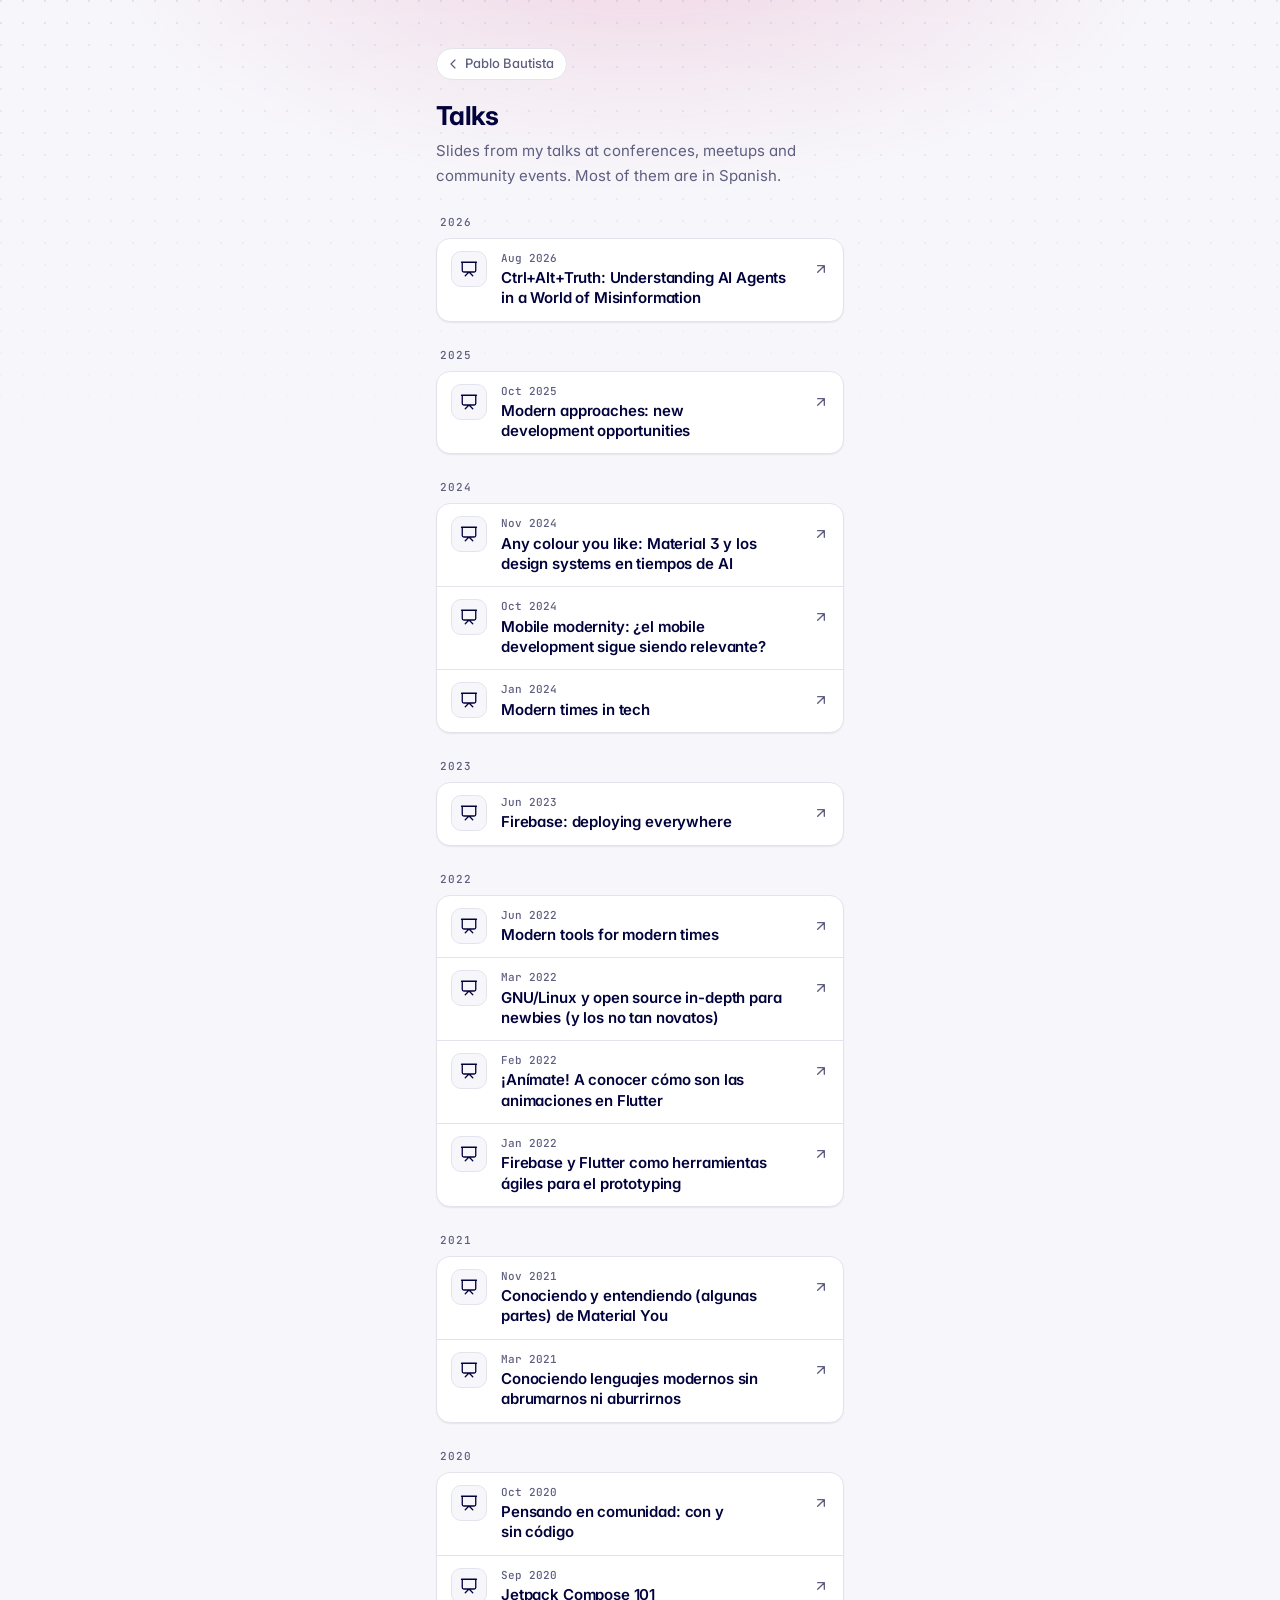
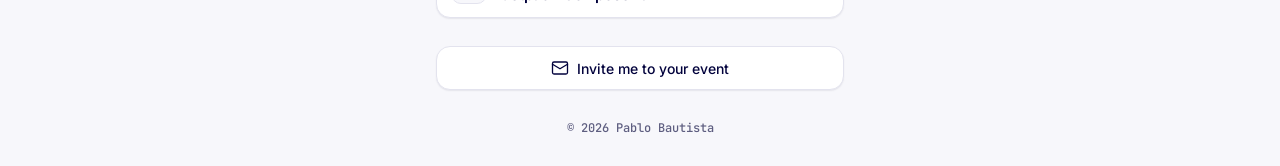
<file: talks.html>
<!DOCTYPE html>
<html lang="en">
  <head>
    <meta charset="utf-8">
    <meta name="viewport" content="width=device-width, initial-scale=1, viewport-fit=cover">

    <title>Talks · Pablo Bautista</title>
    <meta name="description" content="Talks and presentations by Pablo Bautista: slides from conferences, meetups and Google Developer Groups events.">
    <meta name="author" content="Pablo Bautista">
    <link rel="canonical" href="https://pblinux.rojas.place/talks">
    <link rel="icon" type="image/png" href="images/favicon.png">

    <meta name="theme-color" content="#f7f7fb" media="(prefers-color-scheme: light)">
    <meta name="theme-color" content="#02023c" media="(prefers-color-scheme: dark)">

    <link rel="preconnect" href="https://fonts.googleapis.com">
    <link rel="preconnect" href="https://fonts.gstatic.com" crossorigin>
    <link rel="stylesheet" href="https://fonts.googleapis.com/css2?family=Inter:wght@400;500;600;700&family=JetBrains+Mono:wght@500&display=swap">
    <link rel="stylesheet" href="css/main.css">
  </head>

  <body>
    <div class="glow" aria-hidden="true"></div>

    <main class="page">

      <a class="back" href="/">
        <svg class="i" viewBox="0 0 24 24" aria-hidden="true"><path d="m15 18-6-6 6-6"/></svg>
        <span>Pablo Bautista</span>
      </a>

      <header class="page-head">
        <h1 class="name">Talks</h1>
        <p class="role">Slides from my talks at conferences, meetups and community events. Most of them are in Spanish.</p>
      </header>

      <!--
        To add a talk, copy an <a class="link talk"> block and change:
        - href: Google Slides link (Share → "Anyone with the link")
        - .meta: month year (optionally "· Event")
        - strong: talk title
        Newest first. Group by year with another <section class="group">.
      -->
      <section class="group" aria-labelledby="y-2026">
        <h2 class="group-title" id="y-2026">2026</h2>
        <nav class="links">
          <a class="link talk" href="https://docs.google.com/presentation/d/1gCUF18-j9Cw7XQm1upLTdMOYvQb5nmTILNNmuOtjp9Q/edit?usp=sharing" target="_blank" rel="noopener">
            <span class="link-icon"><svg class="i" viewBox="0 0 24 24" aria-hidden="true"><path d="M2 3h20M21 3v11a2 2 0 0 1-2 2H5a2 2 0 0 1-2-2V3M7 21l5-5 5 5"/></svg></span>
            <span class="link-text">
              <span class="meta">Aug 2026</span>
              <strong>Ctrl+Alt+Truth: Understanding AI Agents in a World of Misinformation</strong>
            </span>
            <svg class="arrow" viewBox="0 0 24 24" aria-hidden="true"><path d="M7 17 17 7M7 7h10v10"/></svg>
          </a>
        </nav>
      </section>

      <section class="group" aria-labelledby="y-2025">
        <h2 class="group-title" id="y-2025">2025</h2>
        <nav class="links">
          <a class="link talk" href="https://docs.google.com/presentation/d/1_CukwROG0Tsx-SrkqHPwocLP7B10Dl35OvtVEZVcH6s/edit?usp=sharing" target="_blank" rel="noopener">
            <span class="link-icon"><svg class="i" viewBox="0 0 24 24" aria-hidden="true"><path d="M2 3h20M21 3v11a2 2 0 0 1-2 2H5a2 2 0 0 1-2-2V3M7 21l5-5 5 5"/></svg></span>
            <span class="link-text">
              <span class="meta">Oct 2025</span>
              <strong>Modern approaches: new development opportunities</strong>
            </span>
            <svg class="arrow" viewBox="0 0 24 24" aria-hidden="true"><path d="M7 17 17 7M7 7h10v10"/></svg>
          </a>
        </nav>
      </section>

      <section class="group" aria-labelledby="y-2024">
        <h2 class="group-title" id="y-2024">2024</h2>
        <nav class="links">
          <a class="link talk" href="https://docs.google.com/presentation/d/1hP-nVm1XXpu_yQPiQ5_pxzFt5Sc9FVUc1-GU3PedYoo/edit?usp=sharing" target="_blank" rel="noopener">
            <span class="link-icon"><svg class="i" viewBox="0 0 24 24" aria-hidden="true"><path d="M2 3h20M21 3v11a2 2 0 0 1-2 2H5a2 2 0 0 1-2-2V3M7 21l5-5 5 5"/></svg></span>
            <span class="link-text">
              <span class="meta">Nov 2024</span>
              <strong>Any colour you like: Material 3 y los design systems en tiempos de AI</strong>
            </span>
            <svg class="arrow" viewBox="0 0 24 24" aria-hidden="true"><path d="M7 17 17 7M7 7h10v10"/></svg>
          </a>
          <a class="link talk" href="https://docs.google.com/presentation/d/1eOeEaUAoKjCVYGexwq5pSvIzAPvDx2Fjn1r5AQX2aSA/edit?usp=sharing" target="_blank" rel="noopener">
            <span class="link-icon"><svg class="i" viewBox="0 0 24 24" aria-hidden="true"><path d="M2 3h20M21 3v11a2 2 0 0 1-2 2H5a2 2 0 0 1-2-2V3M7 21l5-5 5 5"/></svg></span>
            <span class="link-text">
              <span class="meta">Oct 2024</span>
              <strong>Mobile modernity: ¿el mobile development sigue siendo relevante?</strong>
            </span>
            <svg class="arrow" viewBox="0 0 24 24" aria-hidden="true"><path d="M7 17 17 7M7 7h10v10"/></svg>
          </a>
          <a class="link talk" href="https://docs.google.com/presentation/d/1OqUSJcpJXwGDnp1x7OO_ri36qw6HlzKAC6xHMuj8Kcw/edit?usp=sharing" target="_blank" rel="noopener">
            <span class="link-icon"><svg class="i" viewBox="0 0 24 24" aria-hidden="true"><path d="M2 3h20M21 3v11a2 2 0 0 1-2 2H5a2 2 0 0 1-2-2V3M7 21l5-5 5 5"/></svg></span>
            <span class="link-text">
              <span class="meta">Jan 2024</span>
              <strong>Modern times in tech</strong>
            </span>
            <svg class="arrow" viewBox="0 0 24 24" aria-hidden="true"><path d="M7 17 17 7M7 7h10v10"/></svg>
          </a>
        </nav>
      </section>

      <section class="group" aria-labelledby="y-2023">
        <h2 class="group-title" id="y-2023">2023</h2>
        <nav class="links">
          <a class="link talk" href="https://docs.google.com/presentation/d/1Px5SPVxcFAvYk0y2MeLu2JYCz9Wc8-Q1Sd8TIy2qsGY/edit?usp=sharing" target="_blank" rel="noopener">
            <span class="link-icon"><svg class="i" viewBox="0 0 24 24" aria-hidden="true"><path d="M2 3h20M21 3v11a2 2 0 0 1-2 2H5a2 2 0 0 1-2-2V3M7 21l5-5 5 5"/></svg></span>
            <span class="link-text">
              <span class="meta">Jun 2023</span>
              <strong>Firebase: deploying everywhere</strong>
            </span>
            <svg class="arrow" viewBox="0 0 24 24" aria-hidden="true"><path d="M7 17 17 7M7 7h10v10"/></svg>
          </a>
        </nav>
      </section>

      <section class="group" aria-labelledby="y-2022">
        <h2 class="group-title" id="y-2022">2022</h2>
        <nav class="links">
          <a class="link talk" href="https://docs.google.com/presentation/d/1X1bKy3uvHStKBi4lmX9BJoNUvtPnahOxAQ5S2nDSlxU/edit?usp=sharing&amp;resourcekey=0-nP2S1cD-6dfdthU3HCxT-Q" target="_blank" rel="noopener">
            <span class="link-icon"><svg class="i" viewBox="0 0 24 24" aria-hidden="true"><path d="M2 3h20M21 3v11a2 2 0 0 1-2 2H5a2 2 0 0 1-2-2V3M7 21l5-5 5 5"/></svg></span>
            <span class="link-text">
              <span class="meta">Jun 2022</span>
              <strong>Modern tools for modern times</strong>
            </span>
            <svg class="arrow" viewBox="0 0 24 24" aria-hidden="true"><path d="M7 17 17 7M7 7h10v10"/></svg>
          </a>
          <a class="link talk" href="https://docs.google.com/presentation/d/1dplrh4dljg7XhRdAhKwkBKzSa-sYBplr_-WvqcSVEHo/edit?usp=sharing&amp;resourcekey=0-fxsS4sjhYoxmwT8gvinGrw" target="_blank" rel="noopener">
            <span class="link-icon"><svg class="i" viewBox="0 0 24 24" aria-hidden="true"><path d="M2 3h20M21 3v11a2 2 0 0 1-2 2H5a2 2 0 0 1-2-2V3M7 21l5-5 5 5"/></svg></span>
            <span class="link-text">
              <span class="meta">Mar 2022</span>
              <strong>GNU/Linux y open source in-depth para newbies (y los no tan novatos)</strong>
            </span>
            <svg class="arrow" viewBox="0 0 24 24" aria-hidden="true"><path d="M7 17 17 7M7 7h10v10"/></svg>
          </a>
          <a class="link talk" href="https://docs.google.com/presentation/d/14pZYUqdD0b3rdvRuS7RsIxrTgG9FSr0--8W5dZU4pzw/edit?usp=sharing" target="_blank" rel="noopener">
            <span class="link-icon"><svg class="i" viewBox="0 0 24 24" aria-hidden="true"><path d="M2 3h20M21 3v11a2 2 0 0 1-2 2H5a2 2 0 0 1-2-2V3M7 21l5-5 5 5"/></svg></span>
            <span class="link-text">
              <span class="meta">Feb 2022</span>
              <strong>¡Anímate! A conocer cómo son las animaciones en Flutter</strong>
            </span>
            <svg class="arrow" viewBox="0 0 24 24" aria-hidden="true"><path d="M7 17 17 7M7 7h10v10"/></svg>
          </a>
          <a class="link talk" href="https://docs.google.com/presentation/d/1TGzNtGQeU5mhglLONUxtStLgQb3KkFfEQBeGMgpvRP0/edit?usp=sharing&amp;resourcekey=0-KnyPFWtJRyE2pasYcuDyuA" target="_blank" rel="noopener">
            <span class="link-icon"><svg class="i" viewBox="0 0 24 24" aria-hidden="true"><path d="M2 3h20M21 3v11a2 2 0 0 1-2 2H5a2 2 0 0 1-2-2V3M7 21l5-5 5 5"/></svg></span>
            <span class="link-text">
              <span class="meta">Jan 2022</span>
              <strong>Firebase y Flutter como herramientas ágiles para el prototyping</strong>
            </span>
            <svg class="arrow" viewBox="0 0 24 24" aria-hidden="true"><path d="M7 17 17 7M7 7h10v10"/></svg>
          </a>
        </nav>
      </section>

      <section class="group" aria-labelledby="y-2021">
        <h2 class="group-title" id="y-2021">2021</h2>
        <nav class="links">
          <a class="link talk" href="https://docs.google.com/presentation/d/1gP9_0PaQswtAcpFS7olCVtUu-ruAXt9b-W9Edy-WibA/edit?usp=sharing&amp;resourcekey=0-VOyMJqF04Ax7tzULCg0iLg" target="_blank" rel="noopener">
            <span class="link-icon"><svg class="i" viewBox="0 0 24 24" aria-hidden="true"><path d="M2 3h20M21 3v11a2 2 0 0 1-2 2H5a2 2 0 0 1-2-2V3M7 21l5-5 5 5"/></svg></span>
            <span class="link-text">
              <span class="meta">Nov 2021</span>
              <strong>Conociendo y entendiendo (algunas partes) de Material You</strong>
            </span>
            <svg class="arrow" viewBox="0 0 24 24" aria-hidden="true"><path d="M7 17 17 7M7 7h10v10"/></svg>
          </a>
          <a class="link talk" href="https://docs.google.com/presentation/d/1UHprSAPTKB6lrraBGZ-XmIFmNbWzlfpDNkrtJOZNYw0/edit?usp=sharing&amp;resourcekey=0-H3c7bIfO54KComD-Wx2w-w" target="_blank" rel="noopener">
            <span class="link-icon"><svg class="i" viewBox="0 0 24 24" aria-hidden="true"><path d="M2 3h20M21 3v11a2 2 0 0 1-2 2H5a2 2 0 0 1-2-2V3M7 21l5-5 5 5"/></svg></span>
            <span class="link-text">
              <span class="meta">Mar 2021</span>
              <strong>Conociendo lenguajes modernos sin abrumarnos ni aburrirnos</strong>
            </span>
            <svg class="arrow" viewBox="0 0 24 24" aria-hidden="true"><path d="M7 17 17 7M7 7h10v10"/></svg>
          </a>
        </nav>
      </section>

      <section class="group" aria-labelledby="y-2020">
        <h2 class="group-title" id="y-2020">2020</h2>
        <nav class="links">
          <a class="link talk" href="https://docs.google.com/presentation/d/1czLWJARLPLeouVz0eUNTE7mCDcv4GfGCJLwTKRpb_gA/edit?usp=sharing" target="_blank" rel="noopener">
            <span class="link-icon"><svg class="i" viewBox="0 0 24 24" aria-hidden="true"><path d="M2 3h20M21 3v11a2 2 0 0 1-2 2H5a2 2 0 0 1-2-2V3M7 21l5-5 5 5"/></svg></span>
            <span class="link-text">
              <span class="meta">Oct 2020</span>
              <strong>Pensando en comunidad: con y sin código</strong>
            </span>
            <svg class="arrow" viewBox="0 0 24 24" aria-hidden="true"><path d="M7 17 17 7M7 7h10v10"/></svg>
          </a>
          <a class="link talk" href="https://docs.google.com/presentation/d/1BVQB1zIfHjNr782o1_PqwyKhW1UBCZzSZuxRcdcTils/edit?usp=sharing" target="_blank" rel="noopener">
            <span class="link-icon"><svg class="i" viewBox="0 0 24 24" aria-hidden="true"><path d="M2 3h20M21 3v11a2 2 0 0 1-2 2H5a2 2 0 0 1-2-2V3M7 21l5-5 5 5"/></svg></span>
            <span class="link-text">
              <span class="meta">Sep 2020</span>
              <strong>Jetpack Compose 101</strong>
            </span>
            <svg class="arrow" viewBox="0 0 24 24" aria-hidden="true"><path d="M7 17 17 7M7 7h10v10"/></svg>
          </a>
        </nav>
      </section>

      <section class="primary" aria-label="Invitations">
        <a class="quick-btn" href="mailto:pablo@pixela.tech?subject=Speaking%20invitation">
          <svg class="i" viewBox="0 0 24 24" aria-hidden="true"><rect x="2" y="4" width="20" height="16" rx="2"/><path d="m22 7-10 6L2 7"/></svg>
          <span>Invite me to your event</span>
        </a>
      </section>

      <footer class="footer">
        <span>© <span data-year>2026</span> Pablo Bautista</span>
      </footer>
    </main>

    <script src="js/main.js"></script>
  </body>
</html>
</file>
<file: css/main.css>
/* Tokens — Pixela palette: navy #02023c + magenta #cc2168 */
:root {
  --bg: #f7f7fb;
  --surface: #ffffff;
  --surface-hover: #f1f1f7;
  --border: #e3e3ee;
  --border-strong: #cfcfe0;
  --text: #02023c;
  --muted: #5e5e80;
  --accent: #cc2168;
  --accent-hover: #b01b59;
  --accent-fg: #ffffff;
  --accent-soft: rgba(204, 33, 104, 0.08);
  --glow: rgba(204, 33, 104, 0.14);
  --ring: rgba(204, 33, 104, 0.4);
  --shadow: 0 1px 2px rgba(2, 2, 60, 0.05), 0 1px 1px rgba(2, 2, 60, 0.03);
  --radius: 14px;
  color-scheme: light;
}

@media (prefers-color-scheme: dark) {
  :root {
    --bg: #02023c;
    --surface: #08084a;
    --surface-hover: #0e0e57;
    --border: #1b1b63;
    --border-strong: #2c2c78;
    --text: #f5f5ff;
    --muted: #a3a3c8;
    --accent: #cc2168;
    --accent-hover: #dd3479;
    --accent-fg: #ffffff;
    --accent-soft: rgba(204, 33, 104, 0.16);
    --glow: rgba(204, 33, 104, 0.28);
    --ring: rgba(221, 52, 121, 0.55);
    --shadow: none;
    color-scheme: dark;
  }
}

*, *::before, *::after { box-sizing: border-box; }

html { -webkit-text-size-adjust: 100%; }

body {
  margin: 0;
  min-height: 100dvh;
  background: var(--bg);
  color: var(--text);
  font: 400 15px/1.5 "Inter", ui-sans-serif, system-ui, -apple-system, "Segoe UI", sans-serif;
  -webkit-font-smoothing: antialiased;
  font-feature-settings: "cv11", "ss01";
}

a { color: inherit; text-decoration: none; }
button { font: inherit; color: inherit; }

/* Background: magenta glow + dot grid */
.glow {
  position: fixed;
  inset: 0;
  pointer-events: none;
  z-index: 0;
  background:
    radial-gradient(60% 40% at 50% -5%, var(--glow), transparent 70%),
    radial-gradient(circle at 1px 1px, var(--border) 1px, transparent 0) 0 0 / 22px 22px;
  mask-image: linear-gradient(to bottom, #000 0%, transparent 55%);
  -webkit-mask-image: linear-gradient(to bottom, #000 0%, transparent 55%);
}

.page {
  position: relative;
  z-index: 1;
  width: 100%;
  max-width: 440px;
  margin: 0 auto;
  padding: max(48px, env(safe-area-inset-top)) 16px max(32px, env(safe-area-inset-bottom));
  display: flex;
  flex-direction: column;
  gap: 28px;
}

/* Perfil */
.profile { text-align: center; }

.avatar-wrap {
  display: inline-grid;
  padding: 3px;
  border-radius: 999px;
  background: linear-gradient(140deg, var(--accent), transparent 60%), var(--border);
  margin-bottom: 16px;
}

.avatar {
  display: block;
  width: 96px;
  height: 96px;
  border-radius: 999px;
  border: 3px solid var(--bg);
  object-fit: cover;
  background: var(--surface);
}

.name {
  margin: 0;
  font-size: 26px;
  font-weight: 700;
  letter-spacing: -0.025em;
  line-height: 1.2;
}

.role {
  margin: 8px auto 0;
  max-width: 360px;
  color: var(--muted);
  font-size: 15px;
  line-height: 1.65;
  text-wrap: balance;
}

.profile .role .item { white-space: nowrap; }

.langs {
  display: inline-flex;
  align-items: center;
  gap: 6px;
  margin: 12px 0 0;
  color: var(--muted);
  font: 500 12px/1 "JetBrains Mono", ui-monospace, monospace;
}

.langs .i { width: 14px; height: 14px; }

.role a {
  color: var(--text);
  font-weight: 500;
  text-decoration: underline;
  text-decoration-color: var(--border-strong);
  text-underline-offset: 3px;
  transition: text-decoration-color 0.15s;
}

.role a:hover { text-decoration-color: var(--accent); }

.role .sep { color: var(--accent); margin: 0 1px 0 5px; }
.role .sep.is-eol { visibility: hidden; }

.tags {
  list-style: none;
  margin: 16px 0 0;
  padding: 0;
  display: flex;
  flex-wrap: wrap;
  justify-content: center;
  gap: 6px;
}

.tag {
  display: inline-flex;
  align-items: center;
  gap: 6px;
  height: 26px;
  padding: 0 10px;
  border: 1px solid var(--border);
  border-radius: 999px;
  background: var(--surface);
  color: var(--muted);
  font: 500 12px/1 "JetBrains Mono", ui-monospace, monospace;
}

.dot {
  width: 6px;
  height: 6px;
  border-radius: 999px;
  background: var(--accent);
  box-shadow: 0 0 0 3px var(--accent-soft);
}

/* Iconos (trazos estilo Lucide) */
.i {
  width: 18px;
  height: 18px;
  flex: none;
  fill: none;
  stroke: currentColor;
  stroke-width: 1.75;
  stroke-linecap: round;
  stroke-linejoin: round;
}

/* Iconos de marca tintados con currentColor */
.brand {
  width: 18px;
  height: 18px;
  background: currentColor;
  -webkit-mask: var(--src) center / contain no-repeat;
  mask: var(--src) center / contain no-repeat;
}

/* Acción principal */
.primary { display: grid; gap: 10px; }

.cta {
  display: flex;
  align-items: center;
  justify-content: center;
  gap: 10px;
  height: 52px;
  border-radius: var(--radius);
  background: var(--accent);
  color: var(--accent-fg);
  font-weight: 600;
  font-size: 16px;
  box-shadow: 0 0 0 1px rgba(255, 255, 255, 0.08) inset, 0 8px 24px -8px var(--ring);
  transition: background 0.15s, transform 0.15s;
}

.cta:hover { background: var(--accent-hover); }
.cta:active { transform: scale(0.985); }

.quick {
  display: grid;
  grid-template-columns: 1fr 1fr;
  gap: 10px;
}

.quick-btn {
  display: flex;
  align-items: center;
  justify-content: center;
  gap: 8px;
  height: 44px;
  border: 1px solid var(--border);
  border-radius: var(--radius);
  background: var(--surface);
  box-shadow: var(--shadow);
  font-weight: 500;
  font-size: 14px;
  cursor: pointer;
  transition: background 0.15s, border-color 0.15s, transform 0.15s;
}

.quick-btn:hover { background: var(--surface-hover); border-color: var(--border-strong); }
.quick-btn:active { transform: scale(0.98); }

/* Grupos de enlaces */
.group { display: grid; gap: 10px; }

.group-title {
  margin: 0;
  padding: 0 4px;
  color: var(--muted);
  font: 500 11px/1 "JetBrains Mono", ui-monospace, monospace;
  text-transform: uppercase;
  letter-spacing: 0.08em;
}

.links {
  display: grid;
  border: 1px solid var(--border);
  border-radius: var(--radius);
  background: var(--surface);
  box-shadow: var(--shadow);
  overflow: hidden;
}

.link {
  display: flex;
  align-items: center;
  gap: 14px;
  padding: 12px 14px;
  transition: background 0.15s;
}

.link + .link { border-top: 1px solid var(--border); }
.link:hover { background: var(--surface-hover); }
.link--static .link-text small { white-space: normal; text-wrap: pretty; }
.link--static:hover { background: none; }
.link--static:hover .link-icon { color: inherit; border-color: var(--border); background: var(--bg); }

.link-icon {
  display: grid;
  place-items: center;
  width: 36px;
  height: 36px;
  flex: none;
  border: 1px solid var(--border);
  border-radius: 10px;
  background: var(--bg);
  transition: color 0.15s, border-color 0.15s, background 0.15s;
}

.link:hover .link-icon {
  color: var(--accent);
  border-color: var(--ring);
  background: var(--accent-soft);
}

.link-text {
  display: grid;
  min-width: 0;
  flex: 1;
}

.link-text strong {
  font-weight: 600;
  font-size: 15px;
  letter-spacing: -0.01em;
}

.link-text small {
  color: var(--muted);
  font-size: 13px;
  white-space: nowrap;
  overflow: hidden;
  text-overflow: ellipsis;
}

.arrow {
  width: 16px;
  height: 16px;
  flex: none;
  fill: none;
  stroke: var(--muted);
  stroke-width: 2;
  stroke-linecap: round;
  stroke-linejoin: round;
  transition: transform 0.2s, stroke 0.15s;
}

.link:hover .arrow {
  stroke: var(--text);
  transform: translate(2px, -2px);
}

/* Foco accesible */
:focus-visible {
  outline: 2px solid var(--accent);
  outline-offset: 2px;
}
.link:focus-visible { outline-offset: -2px; border-radius: 4px; }

.footer {
  text-align: center;
  color: var(--muted);
  font: 500 12px/1 "JetBrains Mono", ui-monospace, monospace;
  padding-top: 4px;
}

/* Entrada escalonada */
@media (prefers-reduced-motion: no-preference) {
  .page > * { animation: rise 0.5s cubic-bezier(0.2, 0.8, 0.2, 1) both; }
  .page > :nth-child(2) { animation-delay: 0.06s; }
  .page > :nth-child(3) { animation-delay: 0.12s; }
  .page > :nth-child(4) { animation-delay: 0.18s; }
  .page > :nth-child(5) { animation-delay: 0.24s; }
  .page > :nth-child(6) { animation-delay: 0.30s; }
  .page > :nth-child(7) { animation-delay: 0.36s; }
}

@keyframes rise {
  from { opacity: 0; transform: translateY(8px); }
  to { opacity: 1; transform: none; }
}

.brand-linkedin { --src: url(../images/icons/linkedin.svg); }
.brand-github { --src: url(../images/icons/github.svg); }
.brand-telegram { --src: url(../images/icons/telegram.svg); }

/* Página secundaria */
.back {
  display: inline-flex;
  align-items: center;
  gap: 4px;
  align-self: flex-start;
  height: 32px;
  padding: 0 12px 0 8px;
  margin-bottom: -8px;
  border: 1px solid var(--border);
  border-radius: 999px;
  background: var(--surface);
  color: var(--muted);
  font-size: 13px;
  font-weight: 500;
  transition: color 0.15s, border-color 0.15s;
}

.back .i { width: 16px; height: 16px; }
.back:hover { color: var(--text); border-color: var(--border-strong); }

.page-head .role { margin: 8px 0 0; max-width: none; text-wrap: pretty; }

.talk { align-items: flex-start; }
.talk .arrow { margin-top: 10px; }

.talk .link-text strong {
  line-height: 1.35;
  text-wrap: pretty;
}

.meta {
  margin-bottom: 2px;
  color: var(--muted);
  font: 500 11px/1.4 "JetBrains Mono", ui-monospace, monospace;
}

/* 404 */
.page--center {
  min-height: 100dvh;
  justify-content: center;
}

.code {
  margin: 0 0 8px;
  color: var(--accent);
  font: 500 14px/1 "JetBrains Mono", ui-monospace, monospace;
  letter-spacing: 0.2em;
}
</file>
